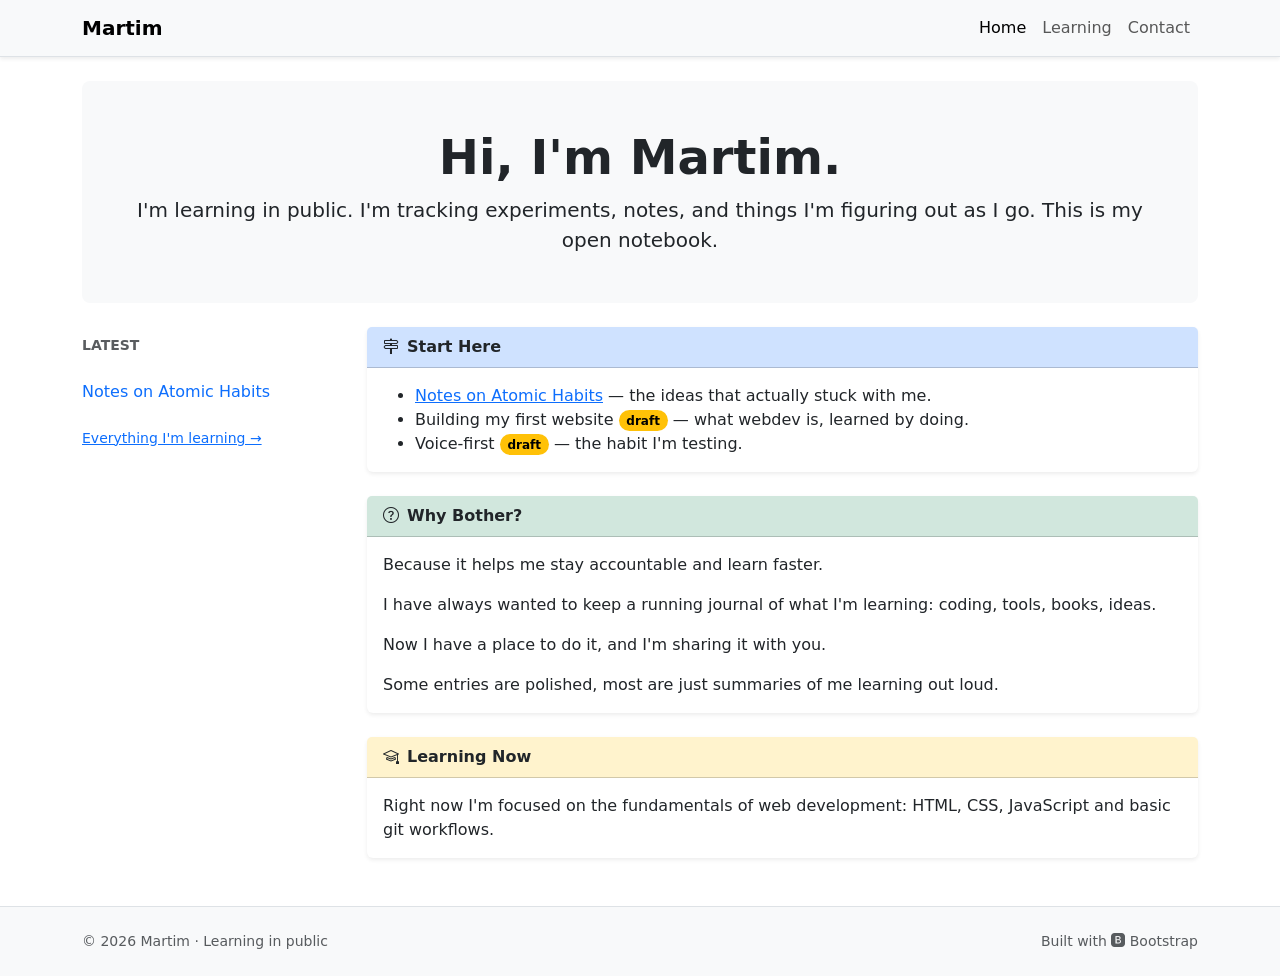
<file: index.html>
<!doctype html>
<html lang="en">
  <head>
    <meta charset="UTF-8" />
    <meta name="viewport" content="width=device-width, initial-scale=1.0" />
    <title>Martim— Learning in public</title>
    <link
      href="https://cdn.jsdelivr.net/npm/bootstrap@5.3.3/dist/css/bootstrap.min.css"
      rel="stylesheet"
    />
    <link
      href="https://cdn.jsdelivr.net/npm/bootstrap-icons@1.11.3/font/bootstrap-icons.min.css"
      rel="stylesheet"
    />
  </head>
  <body class="d-flex flex-column min-vh-100">
    <!-- ===== BOOTSTRAP HAMBURGER NAV ===== -->
    <nav class="navbar navbar-expand-md bg-light border-bottom sticky-top shadow-sm">
      <div class="container">
        <a class="navbar-brand fw-bold" href="index.html">Martim</a>
        <button
          class="navbar-toggler"
          type="button"
          data-bs-toggle="collapse"
          data-bs-target="#mainNav"
          aria-controls="mainNav"
          aria-expanded="false"
          aria-label="Toggle navigation"
        >
          <span class="navbar-toggler-icon"></span>
        </button>
        <div class="collapse navbar-collapse" id="mainNav">
          <div class="navbar-nav ms-auto">
            <a class="nav-link active" href="index.html">Home</a>
            <a class="nav-link" href="learning.html">Learning</a>
            <a class="nav-link" href="contact.html">Contact</a>
          </div>
        </div>
      </div>
    </nav>

    <!-- ===== GRID SHELL ===== -->
    <div class="container my-4">
      <!-- HERO HEADER -->
      <div class="p-4 p-md-5 mb-4 bg-body-tertiary rounded-3 text-center">
        <h1 class="display-5 fw-bold">Hi, I'm Martim.</h1>
        <p class="lead mb-0 mx-auto">
          I'm learning in public. I'm tracking experiments, notes, and things
          I'm figuring out as I go. This is my open notebook.
        </p>
      </div>

      <div class="row">
        <!-- LEFT: featured reading + link to full log -->
        <aside class="col-md-3">
          <div class="sticky-md-top pt-md-2">
            <p class="text-uppercase text-muted small fw-semibold">Latest</p>
            <nav class="nav flex-column">
              <a class="nav-link px-0" href="entry.html">Notes on Atomic Habits</a>
            </nav>
            <a href="learning.html" class="d-inline-block mt-3 small"
              >Everything I'm learning →</a
            >
          </div>
        </aside>

        <!-- RIGHT: main content -->
        <main class="col-md-9">
          <section id="start-here" class="card border-0 shadow-sm mb-4">
            <div class="card-header bg-primary-subtle fw-semibold">
              <i class="bi bi-signpost-2 me-2"></i>Start Here
            </div>
            <div class="card-body">
              <ul class="mb-0">
                <li>
                  <a href="entry.html">Notes on Atomic Habits</a> — the ideas
                  that actually stuck with me.
                </li>
                <li>
                  Building my first website
                  <span class="badge rounded-pill text-bg-warning">draft</span>
                  — what webdev is, learned by doing.
                </li>
                <li>
                  Voice-first
                  <span class="badge rounded-pill text-bg-warning">draft</span> —
                  the habit I'm testing.
                </li>
              </ul>
            </div>
          </section>

          <section id="why-bother" class="card border-0 shadow-sm mb-4">
            <div class="card-header bg-success-subtle fw-semibold">
              <i class="bi bi-question-circle me-2"></i>Why Bother?
            </div>
            <div class="card-body">
              <p>Because it helps me stay accountable and learn faster.</p>
              <p>
                I have always wanted to keep a running journal of what I'm
                learning: coding, tools, books, ideas.
              </p>
              <p>Now I have a place to do it, and I'm sharing it with you.</p>
              <p class="mb-0">
                Some entries are polished, most are just summaries of me learning
                out loud.
              </p>
            </div>
          </section>

          <section id="now" class="card border-0 shadow-sm mb-4">
            <div class="card-header bg-warning-subtle fw-semibold">
              <i class="bi bi-mortarboard me-2"></i>Learning Now
            </div>
            <div class="card-body">
              <p class="mb-0">
                Right now I'm focused on the fundamentals of web development:
                HTML, CSS, JavaScript and basic git workflows.
              </p>
            </div>
          </section>
        </main>
      </div>
    </div>

    <!-- ===== FOOTER ===== -->
    <footer class="bg-body-tertiary border-top py-4 mt-auto">
      <div class="container d-flex flex-column flex-sm-row justify-content-between align-items-center gap-2 text-muted small">
        <span>© 2026 Martim · Learning in public</span>
        <span>Built with <i class="bi bi-bootstrap-fill"></i> Bootstrap</span>
      </div>
    </footer>

    <script src="https://cdn.jsdelivr.net/npm/bootstrap@5.3.3/dist/js/bootstrap.bundle.min.js"></script>
  </body>
</html>
</file>
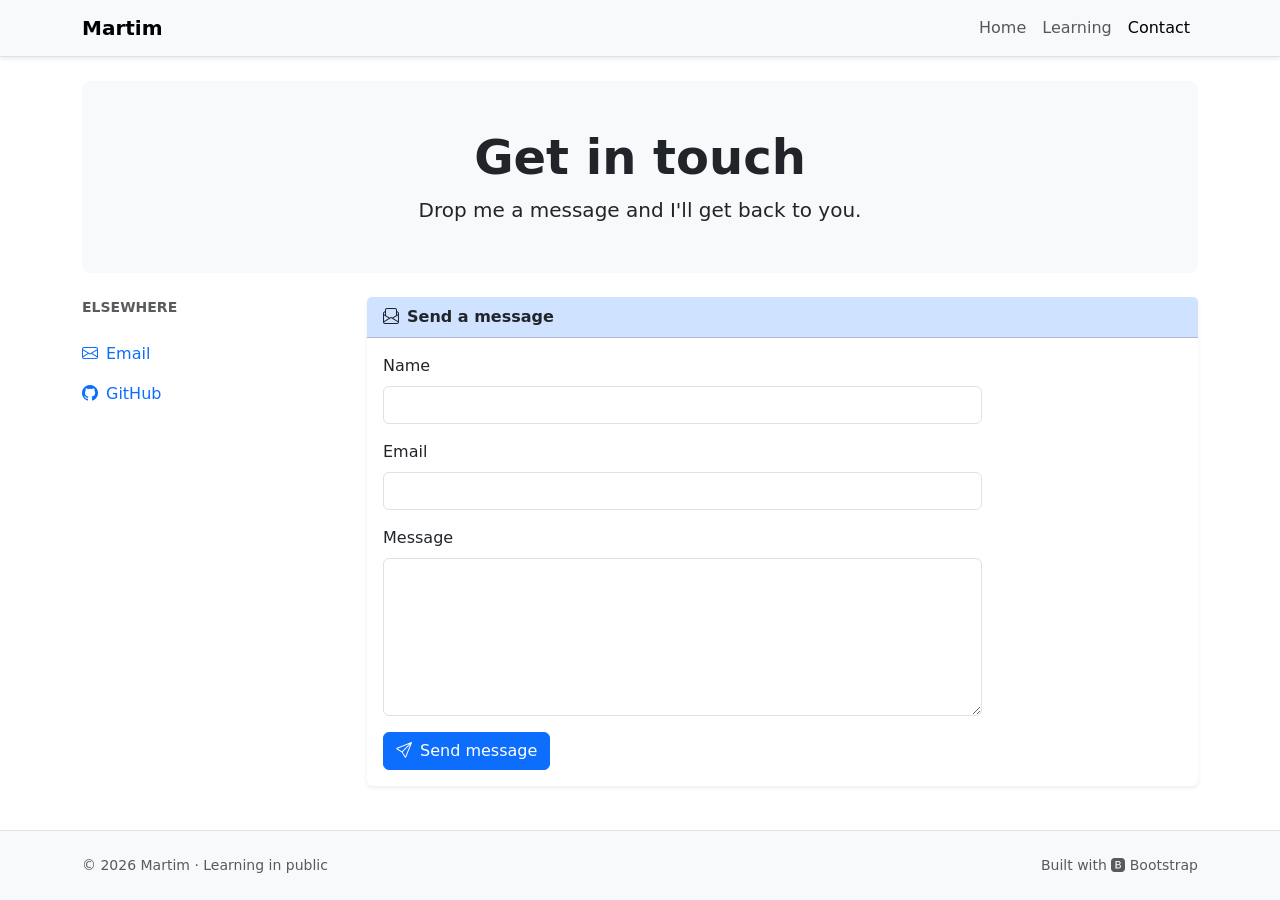
<file: contact.html>
<!doctype html>
<html lang="en">
  <head>
    <meta charset="UTF-8" />
    <meta name="viewport" content="width=device-width, initial-scale=1.0" />
    <title>Contact — Martim</title>
    <link
      href="https://cdn.jsdelivr.net/npm/bootstrap@5.3.3/dist/css/bootstrap.min.css"
      rel="stylesheet"
    />
    <link
      href="https://cdn.jsdelivr.net/npm/bootstrap-icons@1.11.3/font/bootstrap-icons.min.css"
      rel="stylesheet"
    />
  </head>
  <body class="d-flex flex-column min-vh-100">
    <!-- ===== BOOTSTRAP HAMBURGER NAV ===== -->
    <nav class="navbar navbar-expand-md bg-light border-bottom sticky-top shadow-sm">
      <div class="container">
        <a class="navbar-brand fw-bold" href="index.html">Martim</a>
        <button
          class="navbar-toggler"
          type="button"
          data-bs-toggle="collapse"
          data-bs-target="#mainNav"
          aria-controls="mainNav"
          aria-expanded="false"
          aria-label="Toggle navigation"
        >
          <span class="navbar-toggler-icon"></span>
        </button>
        <div class="collapse navbar-collapse" id="mainNav">
          <div class="navbar-nav ms-auto">
            <a class="nav-link" href="index.html">Home</a>
            <a class="nav-link" href="learning.html">Learning</a>
            <a class="nav-link active" href="contact.html">Contact</a>
          </div>
        </div>
      </div>
    </nav>

    <!-- ===== GRID SHELL ===== -->
    <div class="container my-4">
      <!-- HERO HEADER -->
      <div class="p-4 p-md-5 mb-4 bg-body-tertiary rounded-3 text-center">
        <h1 class="display-5 fw-bold">Get in touch</h1>
        <p class="lead mb-0">Drop me a message and I'll get back to you.</p>
      </div>

      <div class="row">
        <!-- LEFT: other ways to reach me -->
        <aside class="col-md-3">
          <p class="text-uppercase text-muted small fw-semibold">Elsewhere</p>
          <nav class="nav flex-column">
            <a class="nav-link px-0" href="mailto:martimcolour@gmail.com">
              <i class="bi bi-envelope me-2"></i>Email
            </a>
            <a
              class="nav-link px-0"
              href="https://github.com/MartimLou95"
              rel="noopener"
              target="_blank"
            >
              <i class="bi bi-github me-2"></i>GitHub
            </a>
          </nav>
        </aside>

        <!-- RIGHT: the contact form -->
        <main class="col-md-9">
          <section class="card border-0 shadow-sm">
            <div class="card-header bg-primary-subtle fw-semibold">
              <i class="bi bi-envelope-paper me-2"></i>Send a message
            </div>
            <div class="card-body">
              <form action="#" method="post" class="col-md-9">
                <div class="mb-3">
                  <label for="name" class="form-label">Name</label>
                  <input type="text" id="name" name="name" class="form-control" required />
                </div>

                <div class="mb-3">
                  <label for="email" class="form-label">Email</label>
                  <input type="email" id="email" name="email" class="form-control" required />
                </div>

                <div class="mb-3">
                  <label for="message" class="form-label">Message</label>
                  <textarea
                    id="message"
                    name="message"
                    rows="6"
                    class="form-control"
                    required
                  ></textarea>
                </div>

                <button type="submit" class="btn btn-primary">
                  <i class="bi bi-send me-2"></i>Send message
                </button>
              </form>
            </div>
          </section>
        </main>
      </div>
    </div>

    <!-- ===== FOOTER ===== -->
    <footer class="bg-body-tertiary border-top py-4 mt-auto">
      <div class="container d-flex flex-column flex-sm-row justify-content-between align-items-center gap-2 text-muted small">
        <span>© 2026 Martim · Learning in public</span>
        <span>Built with <i class="bi bi-bootstrap-fill"></i> Bootstrap</span>
      </div>
    </footer>

    <script src="https://cdn.jsdelivr.net/npm/bootstrap@5.3.3/dist/js/bootstrap.bundle.min.js"></script>
  </body>
</html>
</file>
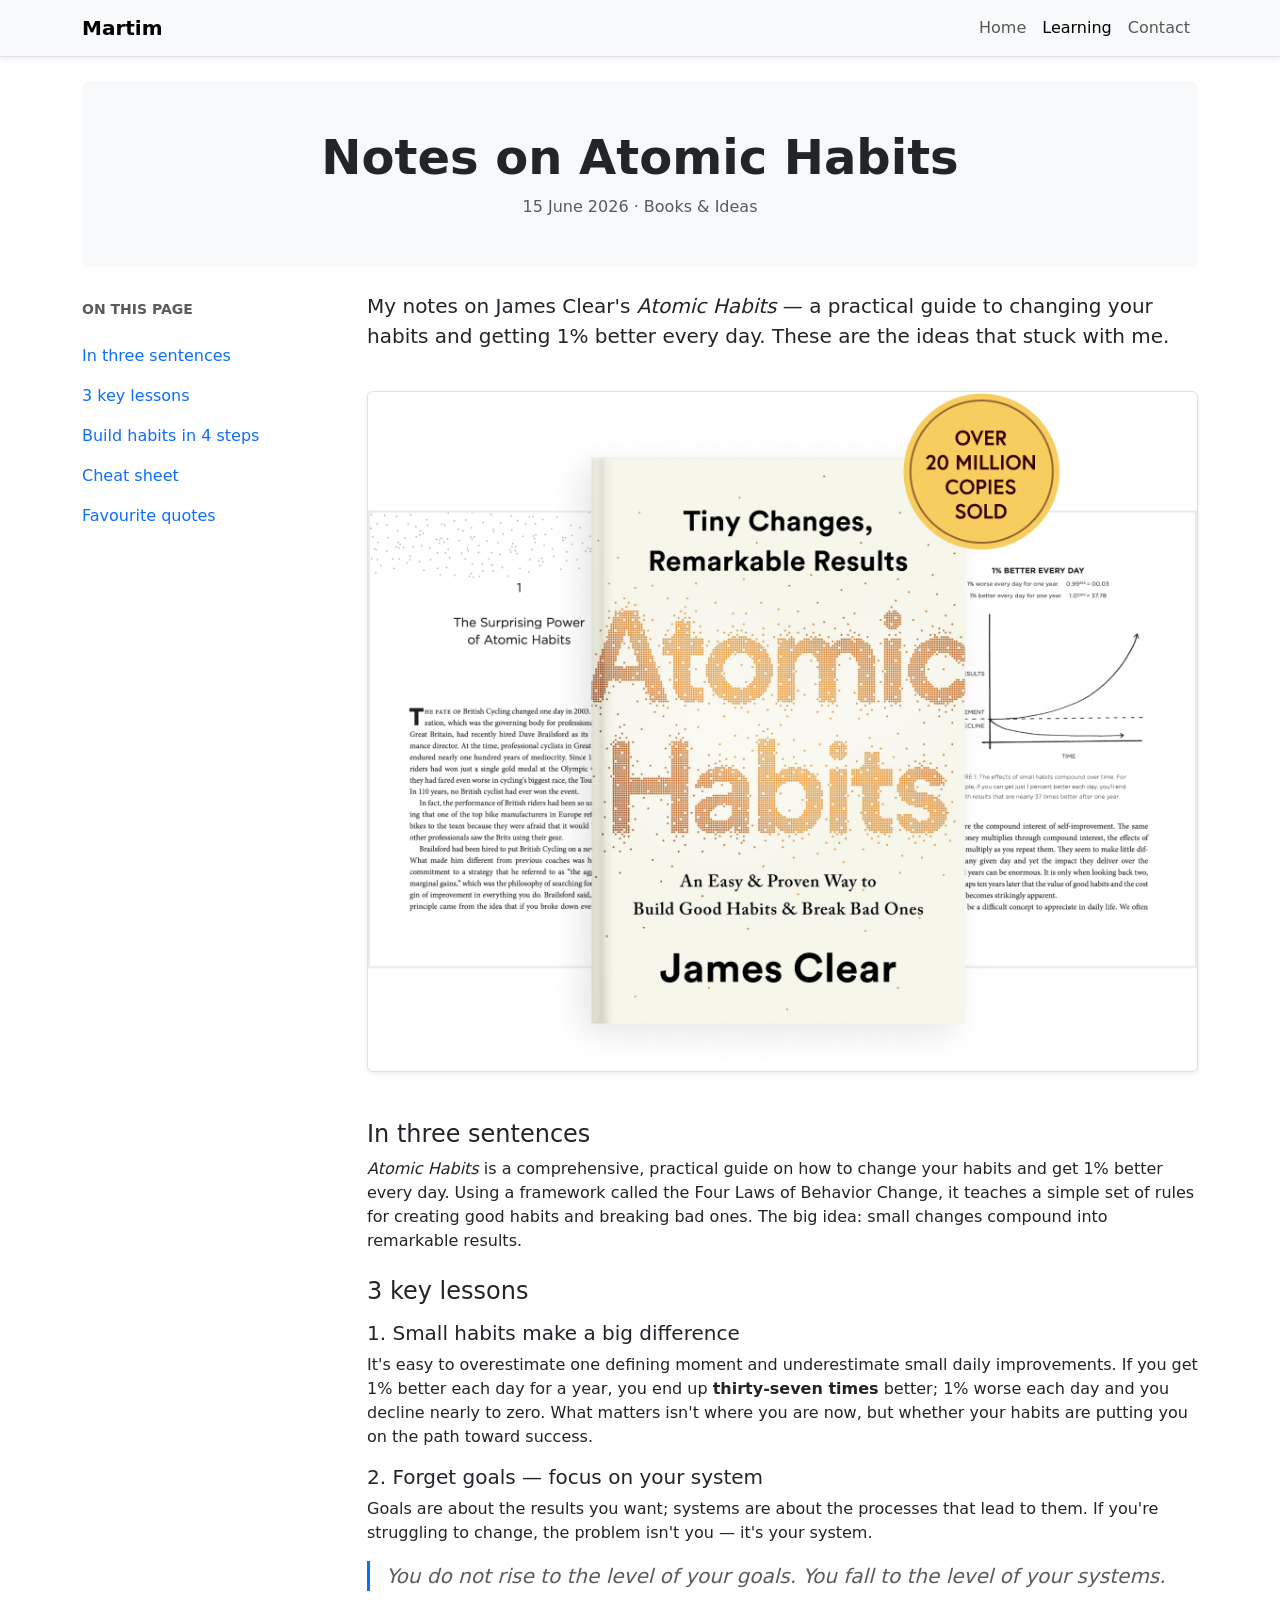
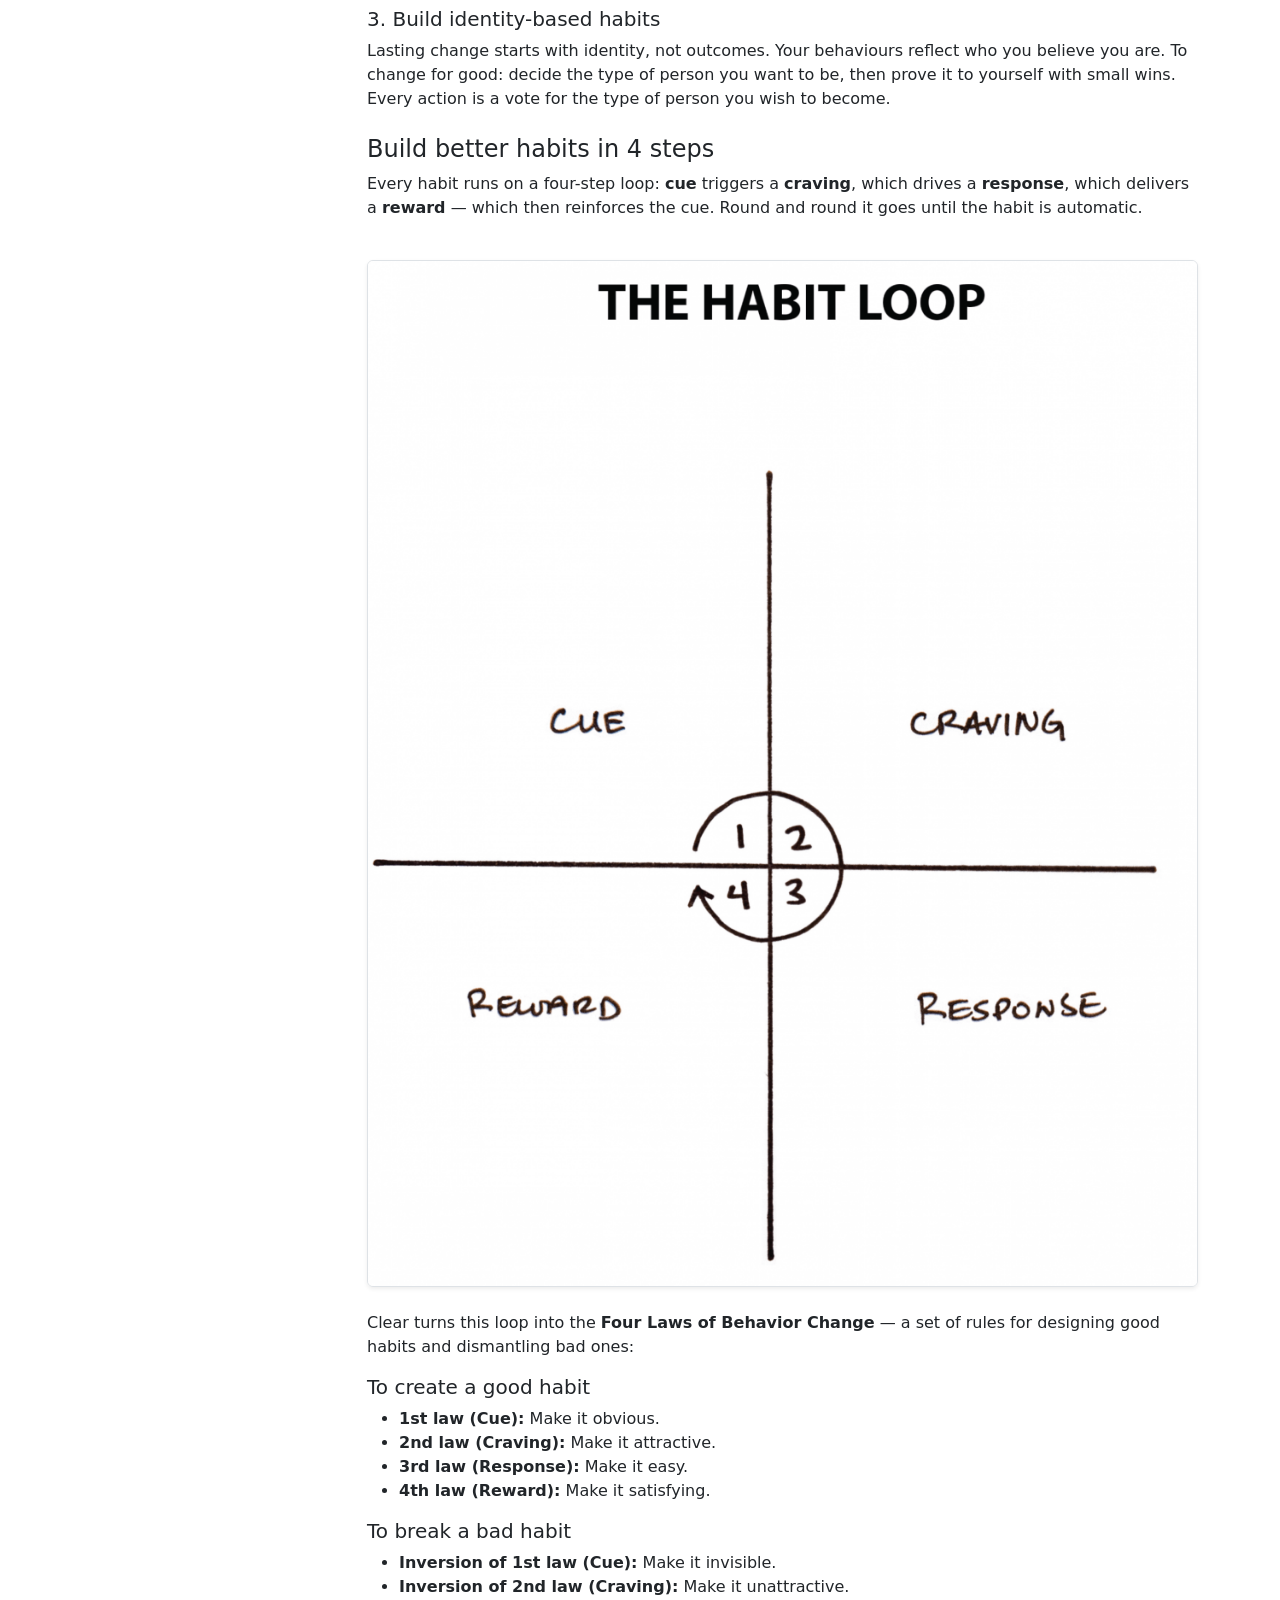
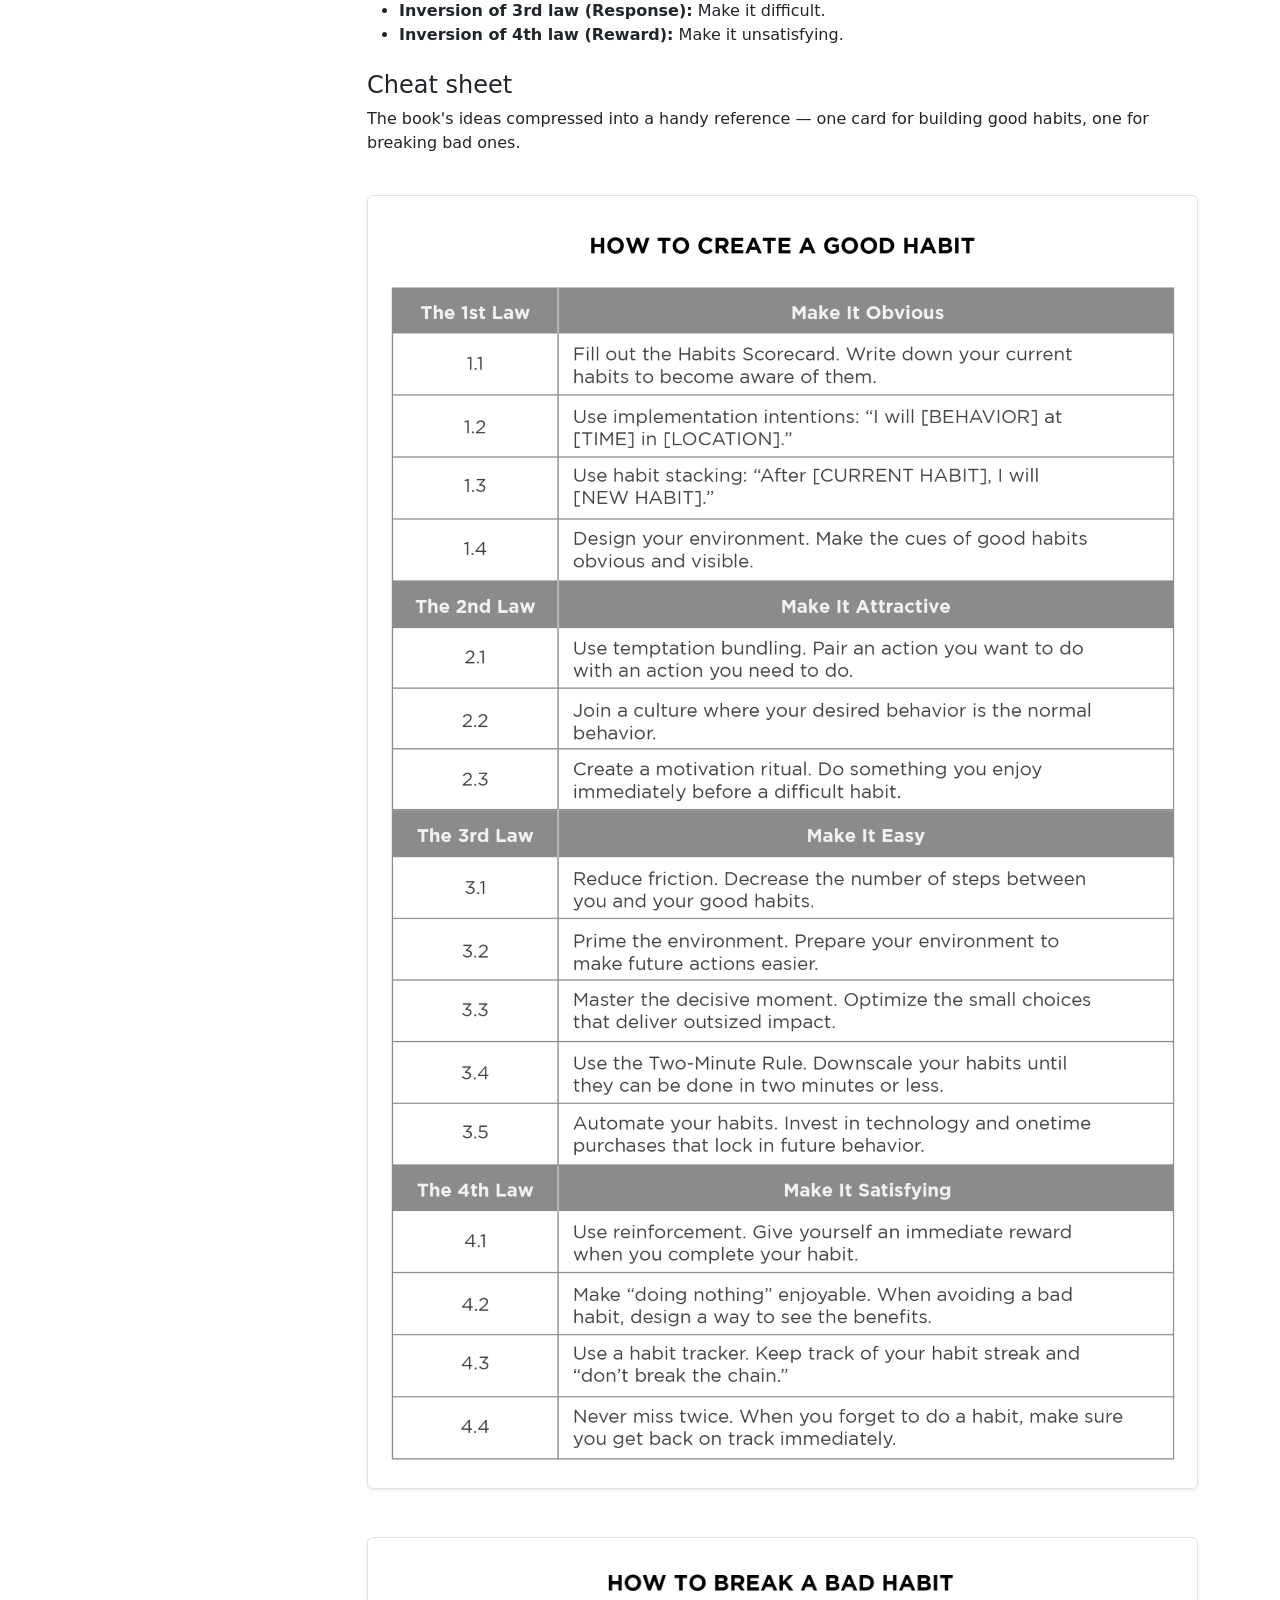
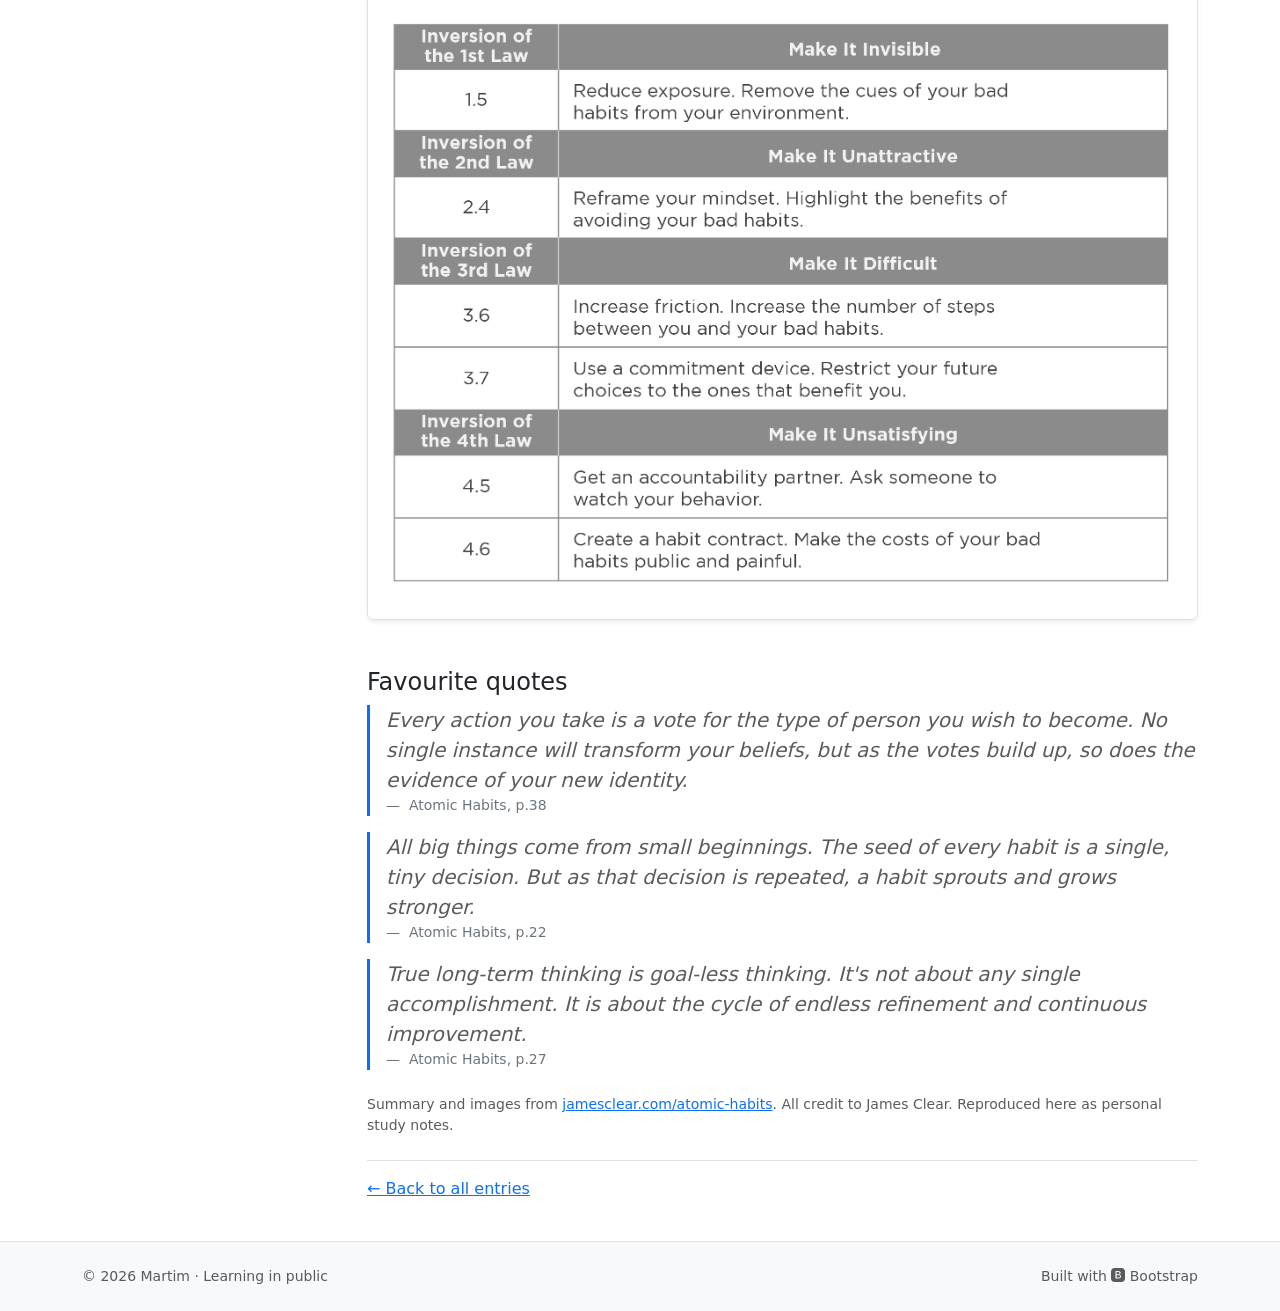
<file: entry.html>
<!doctype html>
<html lang="en">
  <head>
    <meta charset="UTF-8" />
    <meta name="viewport" content="width=device-width, initial-scale=1.0" />
    <title>Notes on Atomic Habits — Martim</title>
    <link
      href="https://cdn.jsdelivr.net/npm/bootstrap@5.3.3/dist/css/bootstrap.min.css"
      rel="stylesheet"
    />
    <link
      href="https://cdn.jsdelivr.net/npm/bootstrap-icons@1.11.3/font/bootstrap-icons.min.css"
      rel="stylesheet"
    />
  </head>
  <body class="d-flex flex-column min-vh-100">
    <!-- ===== BOOTSTRAP HAMBURGER NAV ===== -->
    <nav class="navbar navbar-expand-md bg-light border-bottom sticky-top shadow-sm">
      <div class="container">
        <a class="navbar-brand fw-bold" href="index.html">Martim</a>
        <button
          class="navbar-toggler"
          type="button"
          data-bs-toggle="collapse"
          data-bs-target="#mainNav"
          aria-controls="mainNav"
          aria-expanded="false"
          aria-label="Toggle navigation"
        >
          <span class="navbar-toggler-icon"></span>
        </button>
        <div class="collapse navbar-collapse" id="mainNav">
          <div class="navbar-nav ms-auto">
            <a class="nav-link" href="index.html">Home</a>
            <a class="nav-link active" href="learning.html">Learning</a>
            <a class="nav-link" href="contact.html">Contact</a>
          </div>
        </div>
      </div>
    </nav>

    <!-- ===== GRID SHELL ===== -->
    <div class="container my-4">
      <!-- ARTICLE TITLE HERO -->
      <div class="p-4 p-md-5 mb-4 bg-body-tertiary rounded-3 text-center">
        <h1 class="display-5 fw-bold mb-2">Notes on Atomic Habits</h1>
        <p class="text-muted mb-0">
          <time datetime="2026-06-15">15 June 2026</time> · Books &amp; Ideas
        </p>
      </div>

      <div class="row">
        <!-- LEFT: in-page table of contents -->
        <aside class="col-md-3">
          <div class="sticky-md-top pt-md-2">
            <p class="text-uppercase text-muted small fw-semibold">On this page</p>
            <nav class="nav flex-column">
              <a class="nav-link px-0" href="#three-sentences">In three sentences</a>
              <a class="nav-link px-0" href="#lessons">3 key lessons</a>
              <a class="nav-link px-0" href="#four-steps">Build habits in 4 steps</a>
              <a class="nav-link px-0" href="#cheat-sheet">Cheat sheet</a>
              <a class="nav-link px-0" href="#quotes">Favourite quotes</a>
            </nav>
          </div>
        </aside>

        <!-- RIGHT: the article -->
        <main class="col-md-9">
          <article>
            <p class="lead">
              My notes on James Clear's <em>Atomic Habits</em> — a practical
              guide to changing your habits and getting 1% better every day.
              These are the ideas that stuck with me.
            </p>

            <img
              src="images/atomic-habits-cover.png"
              alt="Cover of the book Atomic Habits by James Clear"
              class="img-fluid rounded border shadow-sm my-4"
            />

            <section id="three-sentences">
              <h2 class="h4 mt-4">In three sentences</h2>
              <p>
                <em>Atomic Habits</em> is a comprehensive, practical guide on how
                to change your habits and get 1% better every day. Using a
                framework called the Four Laws of Behavior Change, it teaches a
                simple set of rules for creating good habits and breaking bad
                ones. The big idea: small changes compound into remarkable
                results.
              </p>
            </section>

            <section id="lessons">
              <h2 class="h4 mt-4">3 key lessons</h2>

              <h3 class="h5 mt-3">1. Small habits make a big difference</h3>
              <p>
                It's easy to overestimate one defining moment and underestimate
                small daily improvements. If you get 1% better each day for a
                year, you end up <strong>thirty-seven times</strong> better; 1%
                worse each day and you decline nearly to zero. What matters isn't
                where you are now, but whether your habits are putting you on the
                path toward success.
              </p>

              <h3 class="h5 mt-3">2. Forget goals — focus on your system</h3>
              <p>
                Goals are about the results you want; systems are about the
                processes that lead to them. If you're struggling to change, the
                problem isn't you — it's your system.
              </p>
              <blockquote
                class="blockquote border-start border-primary border-3 ps-3 fst-italic text-muted"
              >
                You do not rise to the level of your goals. You fall to the level
                of your systems.
              </blockquote>

              <h3 class="h5 mt-3">3. Build identity-based habits</h3>
              <p>
                Lasting change starts with identity, not outcomes. Your
                behaviours reflect who you believe you are. To change for good:
                decide the type of person you want to be, then prove it to
                yourself with small wins. Every action is a vote for the type of
                person you wish to become.
              </p>
            </section>

            <section id="four-steps">
              <h2 class="h4 mt-4">Build better habits in 4 steps</h2>
              <p>
                Every habit runs on a four-step loop:
                <strong>cue</strong> triggers a <strong>craving</strong>, which
                drives a <strong>response</strong>, which delivers a
                <strong>reward</strong> — which then reinforces the cue. Round and
                round it goes until the habit is automatic.
              </p>

              <img
                src="images/habit-loop.png"
                alt="Diagram of the habit loop: cue, craving, response, reward"
                class="img-fluid rounded border shadow-sm my-4"
              />

              <p>
                Clear turns this loop into the
                <strong>Four Laws of Behavior Change</strong> — a set of rules
                for designing good habits and dismantling bad ones:
              </p>

              <h3 class="h5 mt-3">To create a good habit</h3>
              <ul>
                <li><strong>1st law (Cue):</strong> Make it obvious.</li>
                <li><strong>2nd law (Craving):</strong> Make it attractive.</li>
                <li><strong>3rd law (Response):</strong> Make it easy.</li>
                <li><strong>4th law (Reward):</strong> Make it satisfying.</li>
              </ul>

              <h3 class="h5 mt-3">To break a bad habit</h3>
              <ul>
                <li>
                  <strong>Inversion of 1st law (Cue):</strong> Make it invisible.
                </li>
                <li>
                  <strong>Inversion of 2nd law (Craving):</strong> Make it
                  unattractive.
                </li>
                <li>
                  <strong>Inversion of 3rd law (Response):</strong> Make it
                  difficult.
                </li>
                <li>
                  <strong>Inversion of 4th law (Reward):</strong> Make it
                  unsatisfying.
                </li>
              </ul>
            </section>

            <section id="cheat-sheet">
              <h2 class="h4 mt-4">Cheat sheet</h2>
              <p>
                The book's ideas compressed into a handy reference — one card for
                building good habits, one for breaking bad ones.
              </p>
              <img
                src="images/cheat-good-habit.png"
                alt="Cheat sheet showing how to create a good habit using the Four Laws"
                class="img-fluid rounded border shadow-sm my-4"
              />
              <img
                src="images/cheat-bad-habit.png"
                alt="Cheat sheet showing how to break a bad habit by inverting the Four Laws"
                class="img-fluid rounded border shadow-sm my-4"
              />
            </section>

            <section id="quotes">
              <h2 class="h4 mt-4">Favourite quotes</h2>

              <figure class="border-start border-primary border-3 ps-3 text-muted">
                <blockquote class="blockquote fst-italic">
                  <p>
                    Every action you take is a vote for the type of person you
                    wish to become. No single instance will transform your
                    beliefs, but as the votes build up, so does the evidence of
                    your new identity.
                  </p>
                </blockquote>
                <figcaption class="blockquote-footer">
                  Atomic Habits, p.38
                </figcaption>
              </figure>

              <figure class="border-start border-primary border-3 ps-3 text-muted">
                <blockquote class="blockquote fst-italic">
                  <p>
                    All big things come from small beginnings. The seed of every
                    habit is a single, tiny decision. But as that decision is
                    repeated, a habit sprouts and grows stronger.
                  </p>
                </blockquote>
                <figcaption class="blockquote-footer">
                  Atomic Habits, p.22
                </figcaption>
              </figure>

              <figure class="border-start border-primary border-3 ps-3 text-muted">
                <blockquote class="blockquote fst-italic">
                  <p>
                    True long-term thinking is goal-less thinking. It's not about
                    any single accomplishment. It is about the cycle of endless
                    refinement and continuous improvement.
                  </p>
                </blockquote>
                <figcaption class="blockquote-footer">
                  Atomic Habits, p.27
                </figcaption>
              </figure>
            </section>

            <p class="text-muted small mt-4">
              Summary and images from
              <a
                href="https://jamesclear.com/atomic-habits"
                rel="noopener"
                target="_blank"
                >jamesclear.com/atomic-habits</a
              >. All credit to James Clear. Reproduced here as personal study
              notes.
            </p>

            <p class="border-top pt-3 mt-4">
              <a href="learning.html">← Back to all entries</a>
            </p>
          </article>
        </main>
      </div>
    </div>

    <!-- ===== FOOTER ===== -->
    <footer class="bg-body-tertiary border-top py-4 mt-auto">
      <div class="container d-flex flex-column flex-sm-row justify-content-between align-items-center gap-2 text-muted small">
        <span>© 2026 Martim · Learning in public</span>
        <span>Built with <i class="bi bi-bootstrap-fill"></i> Bootstrap</span>
      </div>
    </footer>

    <script src="https://cdn.jsdelivr.net/npm/bootstrap@5.3.3/dist/js/bootstrap.bundle.min.js"></script>
  </body>
</html>
</file>
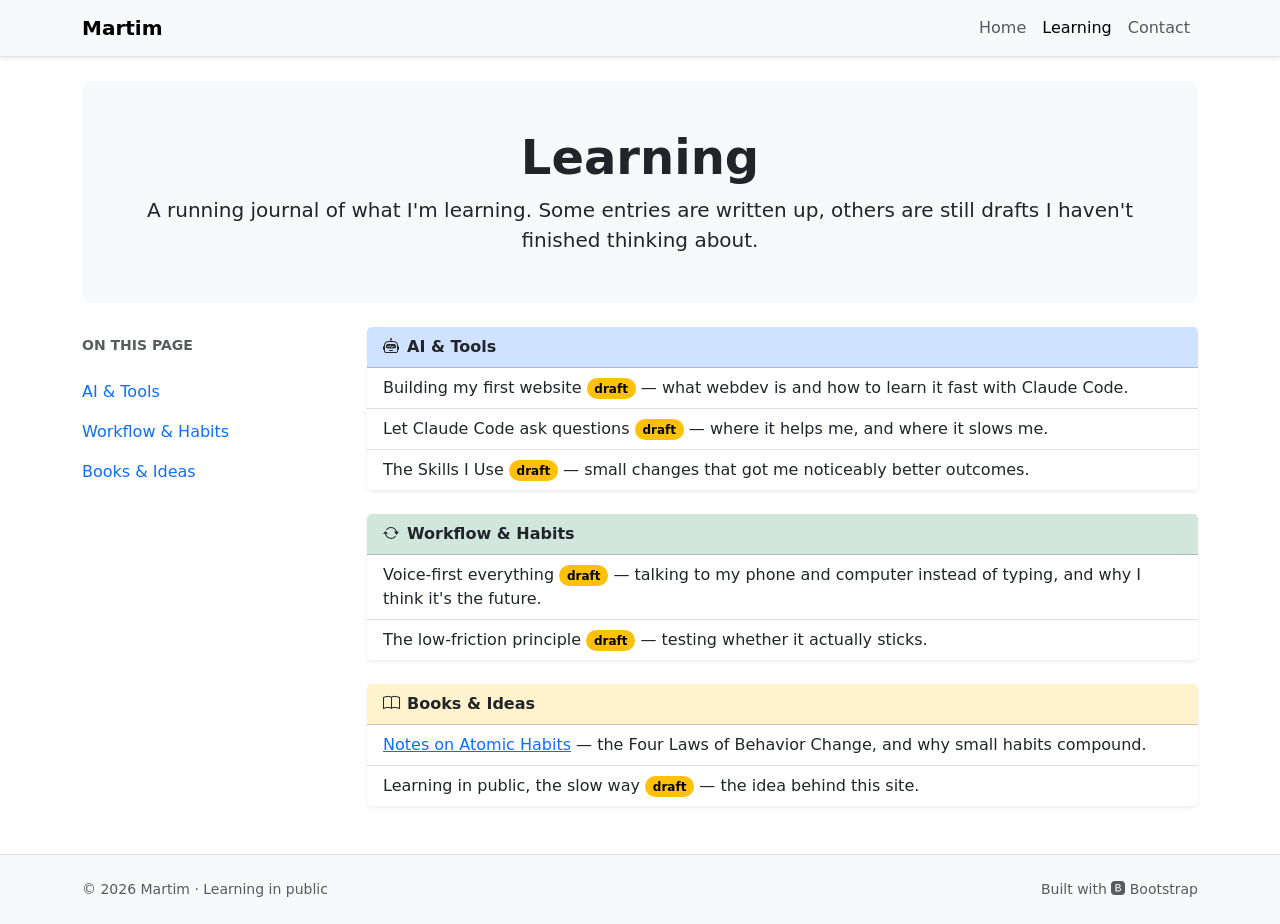
<file: learning.html>
<!doctype html>
<html lang="en">
  <head>
    <meta charset="UTF-8" />
    <meta name="viewport" content="width=device-width, initial-scale=1.0" />
    <title>Learning — Martim</title>
    <link
      href="https://cdn.jsdelivr.net/npm/bootstrap@5.3.3/dist/css/bootstrap.min.css"
      rel="stylesheet"
    />
    <link
      href="https://cdn.jsdelivr.net/npm/bootstrap-icons@1.11.3/font/bootstrap-icons.min.css"
      rel="stylesheet"
    />
  </head>
  <body class="d-flex flex-column min-vh-100">
    <!-- ===== BOOTSTRAP HAMBURGER NAV ===== -->
    <nav class="navbar navbar-expand-md bg-light border-bottom sticky-top shadow-sm">
      <div class="container">
        <a class="navbar-brand fw-bold" href="index.html">Martim</a>
        <button
          class="navbar-toggler"
          type="button"
          data-bs-toggle="collapse"
          data-bs-target="#mainNav"
          aria-controls="mainNav"
          aria-expanded="false"
          aria-label="Toggle navigation"
        >
          <span class="navbar-toggler-icon"></span>
        </button>
        <div class="collapse navbar-collapse" id="mainNav">
          <div class="navbar-nav ms-auto">
            <a class="nav-link" href="index.html">Home</a>
            <a class="nav-link active" href="learning.html">Learning</a>
            <a class="nav-link" href="contact.html">Contact</a>
          </div>
        </div>
      </div>
    </nav>

    <!-- ===== GRID SHELL ===== -->
    <div class="container my-4">
      <!-- HERO HEADER -->
      <div class="p-4 p-md-5 mb-4 bg-body-tertiary rounded-3 text-center">
        <h1 class="display-5 fw-bold">Learning</h1>
        <p class="lead mb-0 mx-auto">
          A running journal of what I'm learning. Some entries are written up,
          others are still drafts I haven't finished thinking about.
        </p>
      </div>

      <div class="row">
        <!-- LEFT: in-page table of contents -->
        <aside class="col-md-3">
          <div class="sticky-md-top pt-md-2">
            <p class="text-uppercase text-muted small fw-semibold">On this page</p>
            <nav class="nav flex-column">
              <a class="nav-link px-0" href="#ai-tools">AI &amp; Tools</a>
              <a class="nav-link px-0" href="#workflow">Workflow &amp; Habits</a>
              <a class="nav-link px-0" href="#books">Books &amp; Ideas</a>
            </nav>
          </div>
        </aside>

        <!-- RIGHT: the journal index -->
        <main class="col-md-9">
          <section id="ai-tools" class="card border-0 shadow-sm mb-4">
            <div class="card-header bg-primary-subtle fw-semibold">
              <i class="bi bi-robot me-2"></i>AI &amp; Tools
            </div>
            <ul class="list-group list-group-flush">
              <li class="list-group-item">
                Building my first website
                <span class="badge rounded-pill text-bg-warning">draft</span> —
                what webdev is and how to learn it fast with Claude Code.
              </li>
              <li class="list-group-item">
                Let Claude Code ask questions
                <span class="badge rounded-pill text-bg-warning">draft</span> —
                where it helps me, and where it slows me.
              </li>
              <li class="list-group-item">
                The Skills I Use
                <span class="badge rounded-pill text-bg-warning">draft</span> —
                small changes that got me noticeably better outcomes.
              </li>
            </ul>
          </section>

          <section id="workflow" class="card border-0 shadow-sm mb-4">
            <div class="card-header bg-success-subtle fw-semibold">
              <i class="bi bi-arrow-repeat me-2"></i>Workflow &amp; Habits
            </div>
            <ul class="list-group list-group-flush">
              <li class="list-group-item">
                Voice-first everything
                <span class="badge rounded-pill text-bg-warning">draft</span> —
                talking to my phone and computer instead of typing, and why I
                think it's the future.
              </li>
              <li class="list-group-item">
                The low-friction principle
                <span class="badge rounded-pill text-bg-warning">draft</span> —
                testing whether it actually sticks.
              </li>
            </ul>
          </section>

          <section id="books" class="card border-0 shadow-sm mb-4">
            <div class="card-header bg-warning-subtle fw-semibold">
              <i class="bi bi-book me-2"></i>Books &amp; Ideas
            </div>
            <ul class="list-group list-group-flush">
              <li class="list-group-item">
                <a href="entry.html">Notes on Atomic Habits</a> — the Four Laws
                of Behavior Change, and why small habits compound.
              </li>
              <li class="list-group-item">
                Learning in public, the slow way
                <span class="badge rounded-pill text-bg-warning">draft</span> —
                the idea behind this site.
              </li>
            </ul>
          </section>
        </main>
      </div>
    </div>

    <!-- ===== FOOTER ===== -->
    <footer class="bg-body-tertiary border-top py-4 mt-auto">
      <div class="container d-flex flex-column flex-sm-row justify-content-between align-items-center gap-2 text-muted small">
        <span>© 2026 Martim · Learning in public</span>
        <span>Built with <i class="bi bi-bootstrap-fill"></i> Bootstrap</span>
      </div>
    </footer>

    <script src="https://cdn.jsdelivr.net/npm/bootstrap@5.3.3/dist/js/bootstrap.bundle.min.js"></script>
  </body>
</html>
</file>
